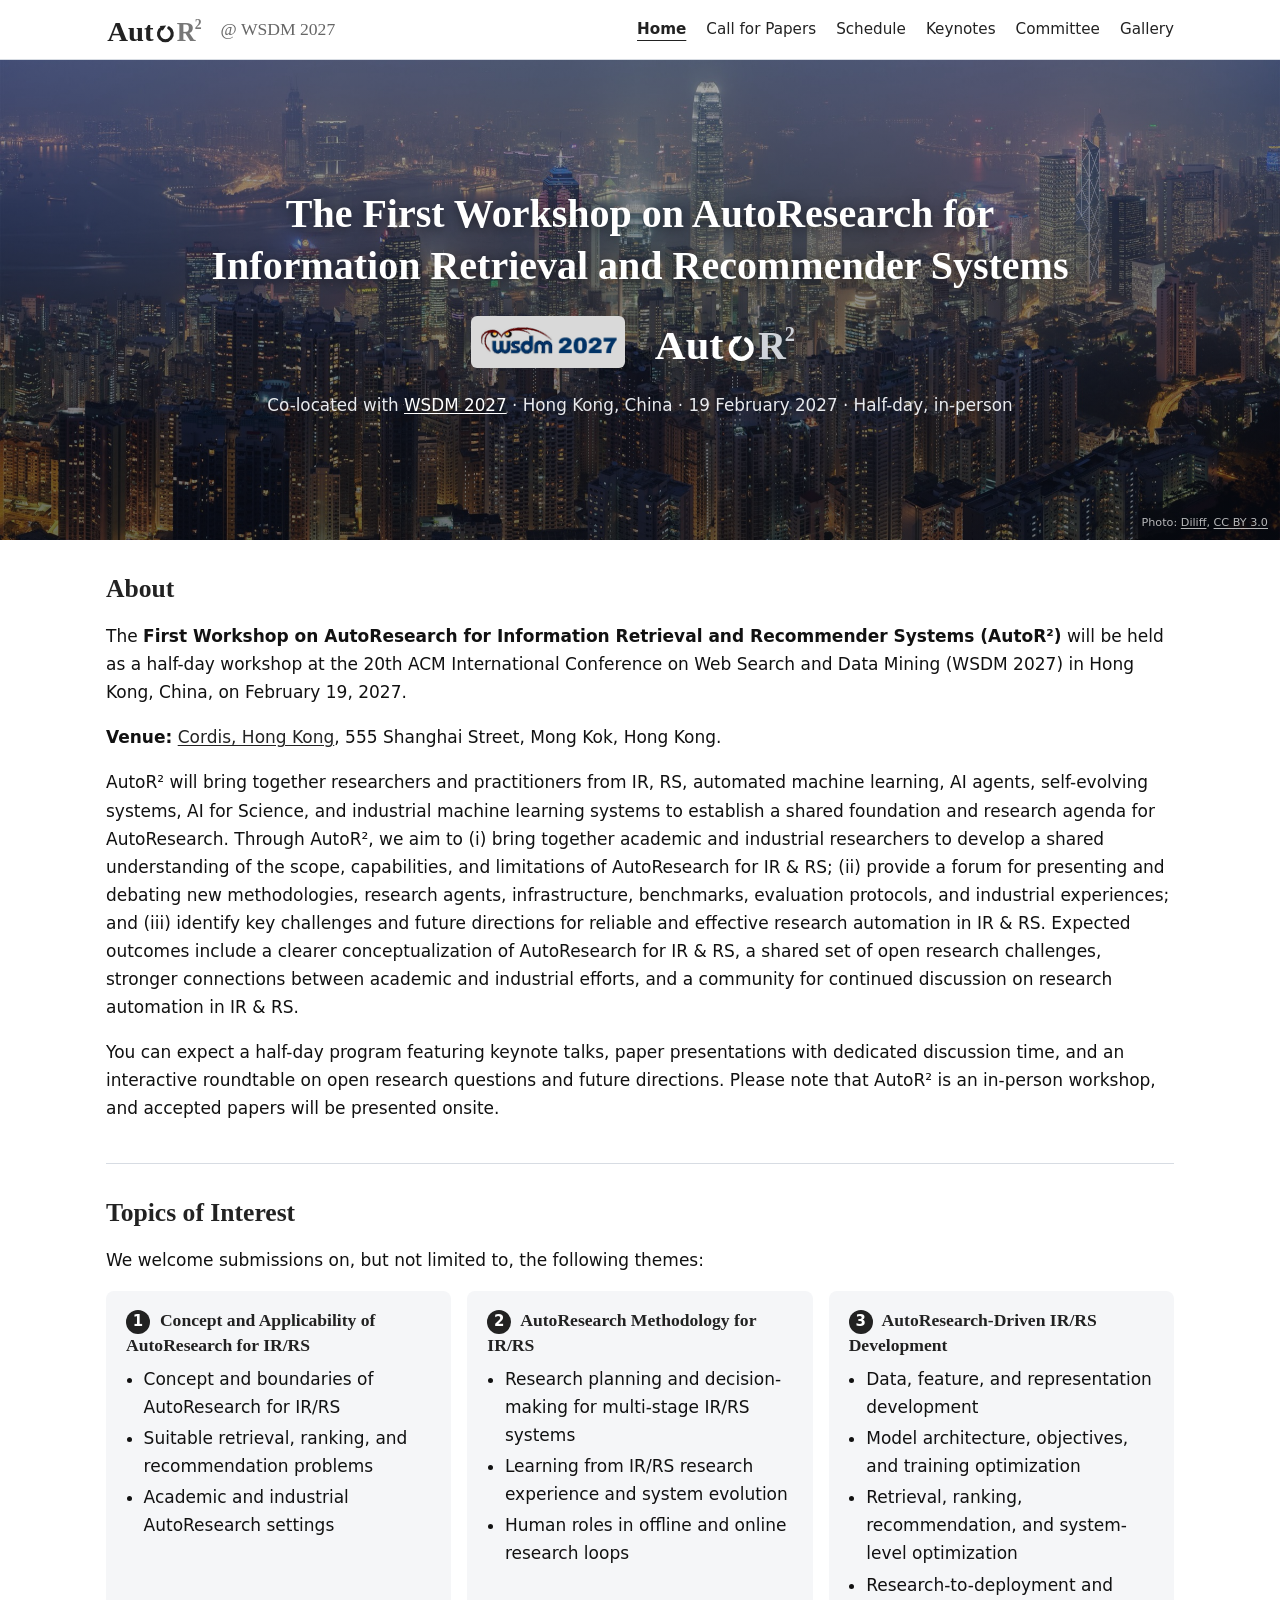
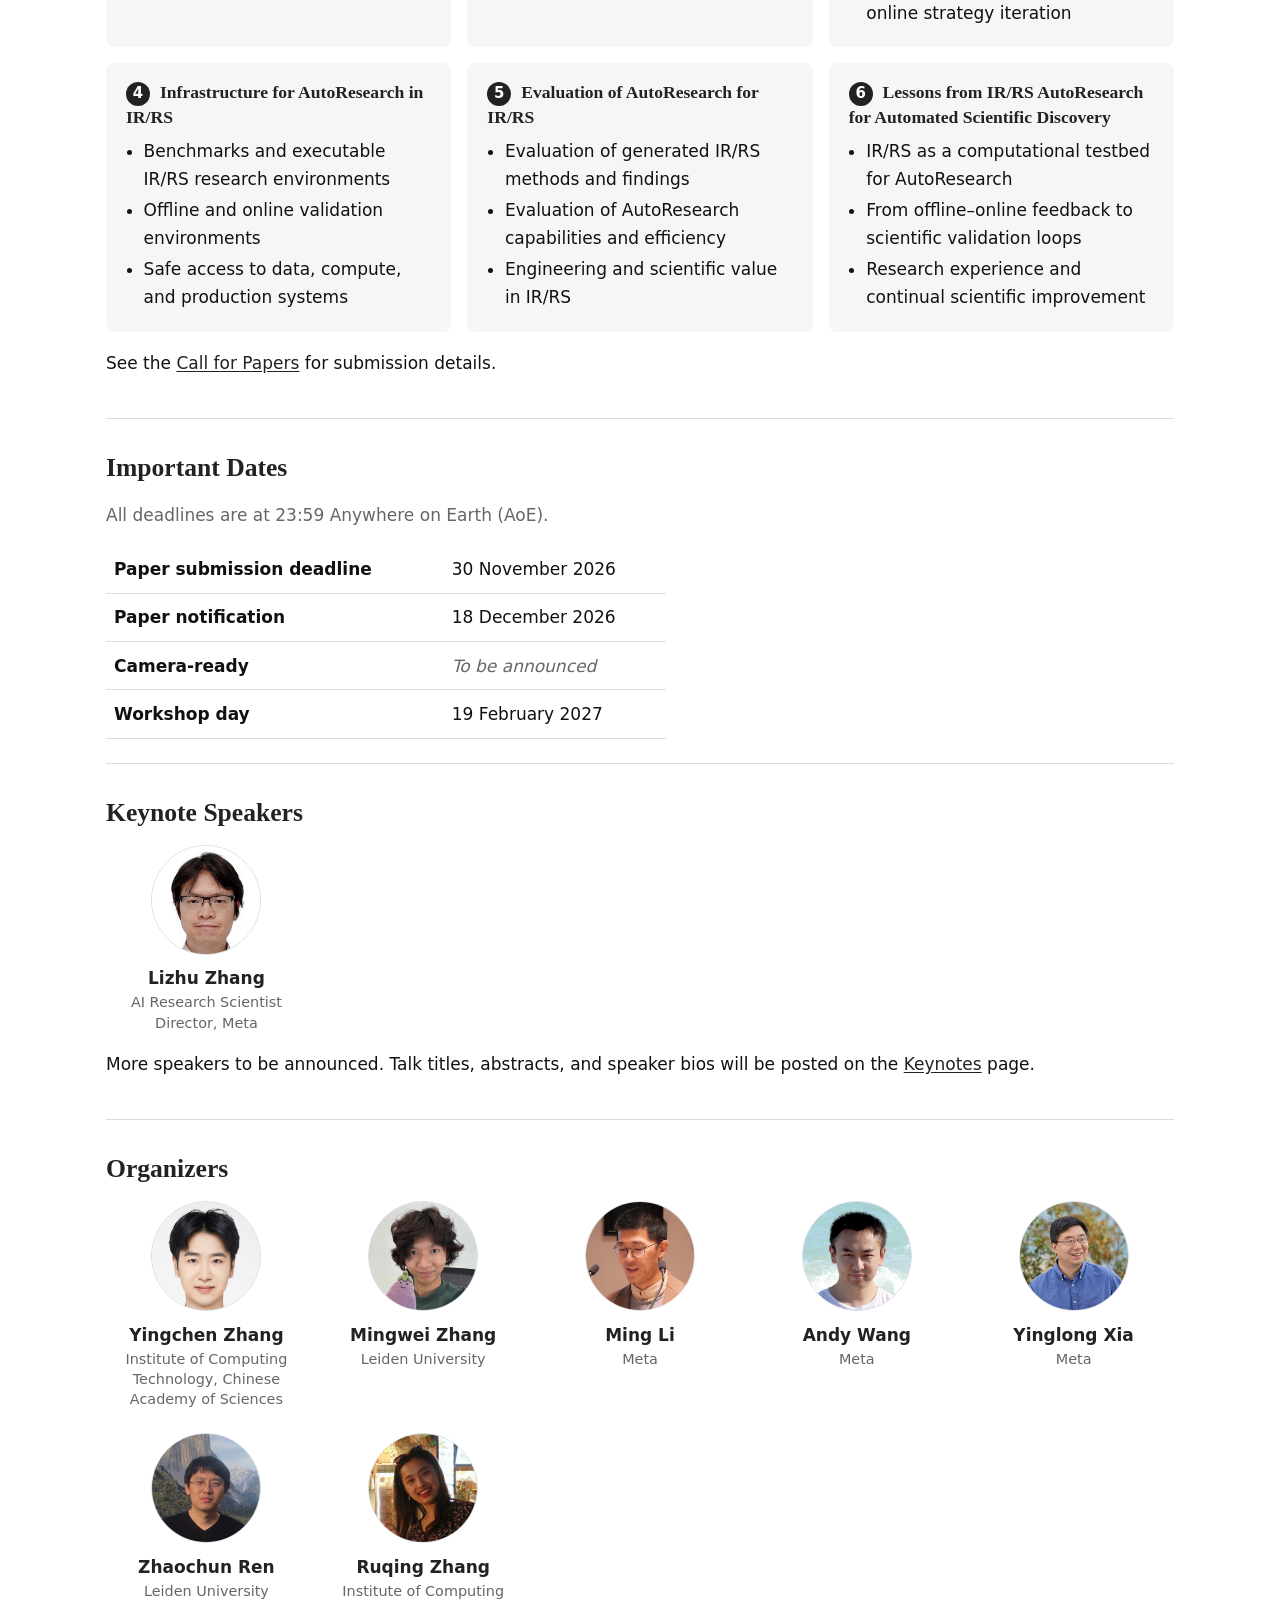
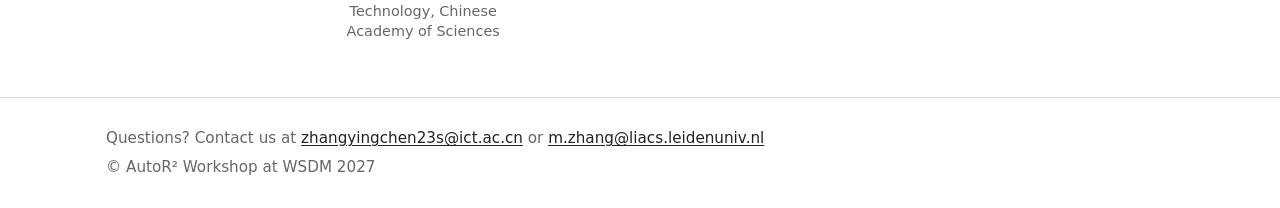
<file: index.html>
<!doctype html>
<html lang="en">

<head>
  <meta charset="utf-8">
  <meta name="viewport" content="width=device-width, initial-scale=1">
  <title>AutoR² @ WSDM 2027</title>
  <meta name="description"
    content="The First Workshop on AutoResearch for Information Retrieval and Recommender Systems, co-located with WSDM 2027 in Hong Kong.">
  <meta property="og:type" content="website">
  <meta property="og:site_name" content="AutoR² @ WSDM 2027">
  <meta property="og:title" content="AutoR² @ WSDM 2027">
  <meta property="og:description" content="The First Workshop on AutoResearch for Information Retrieval and Recommender Systems, co-located with WSDM 2027 in Hong Kong. Submission deadline: 30 November 2026 (AoE).">
  <meta property="og:url" content="https://autor2-workshop.github.io/WSDM2027/">
  <meta property="og:image" content="https://autor2-workshop.github.io/WSDM2027/assets/img/social-card.jpg">
  <meta property="og:image:width" content="1200">
  <meta property="og:image:height" content="630">
  <meta property="og:image:alt" content="AutoR² workshop at WSDM 2027, Hong Kong. Call for papers, deadline 30 November 2026.">
  <meta name="twitter:card" content="summary_large_image">
  <link rel="icon" type="image/svg+xml" href="assets/favicon.svg">
  <link rel="stylesheet" href="assets/style.css">
</head>

<body>

  <header class="site-header">
    <div class="container header-inner">
      <a class="brand" href="index.html"><img src="assets/logo.svg" alt="AutoR²" width="105" height="35"> <span>@ WSDM 2027</span></a>
      <nav class="main-nav" aria-label="Main menu">
        <a href="index.html" aria-current="page">Home</a>
        <a href="cfp.html">Call for Papers</a>
        <a href="schedule.html">Schedule</a>
        <a href="keynotes.html">Keynotes</a>
        <a href="committee.html">Committee</a>
        <a href="gallery.html">Gallery</a>
      </nav>
    </div>
  </header>

  <section class="hero-banner">
    <div class="container">
      <h1>The First Workshop on AutoResearch for Information Retrieval and Recommender Systems</h1>
      <div class="hero-logos">
        <a href="https://www.wsdm-conference.org/2027/"><img class="wsdm-logo" src="assets/img/wsdm2027-logo.png" alt="WSDM 2027"></a>
        <img class="autor2-logo" src="assets/logo-white.svg" alt="AutoR²">
      </div>
      <p class="meta">
        Co-located with <a href="https://www.wsdm-conference.org/2027/">WSDM 2027</a>
        · Hong Kong, China
        · 19 February 2027
        · Half-day, in-person
      </p>
    </div>
    <p class="photo-credit">Photo: <a href="https://commons.wikimedia.org/wiki/File:Hong_Kong_Skyline_Restitch_-_Dec_2007.jpg">Diliff</a>,
      <a href="https://creativecommons.org/licenses/by/3.0/">CC BY 3.0</a></p>
  </section>

  <main class="container">

    <section id="about">
      <h2>About</h2>
      <p>
        The <strong>First Workshop on AutoResearch for Information Retrieval and Recommender Systems (AutoR²)</strong>
        will be held as a half-day workshop at the 20th ACM International Conference on Web Search and Data Mining
        (WSDM 2027) in Hong Kong, China, on February 19, 2027.
      </p>
      <p>
        <strong>Venue:</strong> <a href="https://www.wsdm-conference.org/2027/travel-venue.html">Cordis, Hong Kong</a>,
        555 Shanghai Street, Mong Kok, Hong Kong.
      </p>
      <p>
        AutoR² will bring together researchers and practitioners from IR, RS, automated machine learning, AI agents,
        self-evolving systems, AI for Science, and industrial machine learning systems to
        establish a shared foundation and research agenda for AutoResearch.
        Through AutoR², we aim to
        (i) bring together academic and industrial researchers to develop
        a shared understanding of the scope, capabilities, and limitations of AutoResearch for IR & RS;
        (ii) provide a forum for presenting and debating new methodologies, research agents, infrastructure,
        benchmarks, evaluation protocols, and industrial experiences;
        and
        (iii) identify key challenges and future directions for reliable and effective research automation in IR & RS.
        Expected outcomes include a clearer conceptualization of AutoResearch for IR & RS, a shared set of
        open research challenges, stronger connections between academic and industrial efforts,
        and a community for continued discussion on research automation in IR & RS.
      </p>
      <p>
        You can expect a half-day program featuring keynote talks, paper presentations with dedicated discussion time,
        and an interactive roundtable on open research questions and future directions.
        Please note that AutoR² is an in-person workshop, and accepted papers will be presented onsite.
      </p>
    </section>

    <section id="topics">
      <h2>Topics of Interest</h2>
      <p>We welcome submissions on, but not limited to, the following themes:</p>

      <div class="topic-grid">
        <div class="topic">
          <h3><span class="num">1</span> Concept and Applicability of AutoResearch for IR/RS</h3>
          <ul>
            <li>Concept and boundaries of AutoResearch for IR/RS</li>
            <li>Suitable retrieval, ranking, and recommendation problems</li>
            <li>Academic and industrial AutoResearch settings</li>
          </ul>
        </div>
        <div class="topic">
          <h3><span class="num">2</span> AutoResearch Methodology for IR/RS</h3>
          <ul>
            <li>Research planning and decision-making for multi-stage IR/RS systems</li>
            <li>Learning from IR/RS research experience and system evolution</li>
            <li>Human roles in offline and online research loops</li>
          </ul>
        </div>
        <div class="topic">
          <h3><span class="num">3</span> AutoResearch-Driven IR/RS Development</h3>
          <ul>
            <li>Data, feature, and representation development</li>
            <li>Model architecture, objectives, and training optimization</li>
            <li>Retrieval, ranking, recommendation, and system-level optimization</li>
            <li>Research-to-deployment and online strategy iteration</li>
          </ul>
        </div>
        <div class="topic">
          <h3><span class="num">4</span> Infrastructure for AutoResearch in IR/RS</h3>
          <ul>
            <li>Benchmarks and executable IR/RS research environments</li>
            <li>Offline and online validation environments</li>
            <li>Safe access to data, compute, and production systems</li>
          </ul>
        </div>
        <div class="topic">
          <h3><span class="num">5</span> Evaluation of AutoResearch for IR/RS</h3>
          <ul>
            <li>Evaluation of generated IR/RS methods and findings</li>
            <li>Evaluation of AutoResearch capabilities and efficiency</li>
            <li>Engineering and scientific value in IR/RS</li>
          </ul>
        </div>
        <div class="topic">
          <h3><span class="num">6</span> Lessons from IR/RS AutoResearch for Automated Scientific Discovery</h3>
          <ul>
            <li>IR/RS as a computational testbed for AutoResearch</li>
            <li>From offline–online feedback to scientific validation loops</li>
            <li>Research experience and continual scientific improvement</li>
          </ul>
        </div>
      </div>
      <p>See the <a href="cfp.html">Call for Papers</a> for submission details.</p>
    </section>

    <section id="dates">
      <h2>Important Dates</h2>
      <p class="note">All deadlines are at 23:59 Anywhere on Earth (AoE).</p>
      <table class="dates">
        <tbody>
          <tr>
            <th scope="row">Paper submission deadline</th>
            <td>30 November 2026</td>
          </tr>
          <tr>
            <th scope="row">Paper notification</th>
            <td>18 December 2026</td>
          </tr>
          <tr>
            <th scope="row">Camera-ready</th>
            <td><span class="tba">To be announced</span></td>
          </tr>
          <tr>
            <th scope="row">Workshop day</th>
            <td>19 February 2027</td>
          </tr>
        </tbody>
      </table>
    </section>

    <section id="keynotes">
      <h2>Keynote Speakers</h2>
      <!-- keep in sync with keynotes.html -->
      <div class="people">
        <div class="person">
          <div class="avatar"><img src="assets/img/lizhu-zhang.jpg" alt="Lizhu Zhang"></div>
          <div class="name"><a href="https://www.linkedin.com/in/lizhuzhang/">Lizhu Zhang</a></div>
          <div class="aff">AI Research Scientist Director, Meta</div>
        </div>
      </div>
      <p>More speakers to be announced. Talk titles, abstracts, and speaker bios will be posted on the
        <a href="keynotes.html">Keynotes</a> page.</p>
    </section>

    <section id="organizers">
      <h2>Organizers</h2>
      <div class="people">
        <div class="person">
          <div class="avatar"><img src="assets/img/yingchen-zhang.jpg" alt="Yingchen Zhang"></div>
          <div class="name"><a href="https://www.researchgate.net/profile/Yingchen-Zhang-4">Yingchen Zhang</a></div>
          <div class="aff">Institute of Computing Technology, Chinese Academy of Sciences</div>
        </div>
        <div class="person">
          <div class="avatar"><img src="assets/img/mingwei-zhang.jpg" alt="Mingwei Zhang"></div>
          <div class="name"><a href="https://www.universiteitleiden.nl/en/staffmembers/mingwei-zhang">Mingwei Zhang</a></div>
          <div class="aff">Leiden University</div>
        </div>
        <div class="person">
          <div class="avatar"><img src="assets/img/ming-li.jpg" alt="Ming Li"></div>
          <div class="name"><a href="https://www.linkedin.com/in/ming-li7/">Ming Li</a></div>
          <div class="aff">Meta</div>
        </div>
        <div class="person">
          <div class="avatar"><img src="assets/img/andy-wang.jpg" alt="Andy Wang"></div>
          <div class="name"><a href="https://www.linkedin.com/in/andy-xiaolong-wang-0292aa27/">Andy Wang</a></div>
          <div class="aff">Meta</div>
        </div>
        <div class="person">
          <div class="avatar"><img src="assets/img/yinglong-xia.jpg" alt="Yinglong Xia"></div>
          <div class="name"><a href="https://www.linkedin.com/in/yinglongxia/">Yinglong Xia</a></div>
          <div class="aff">Meta</div>
        </div>
        <div class="person">
          <div class="avatar"><img src="assets/img/zhaochun-ren.jpg" alt="Zhaochun Ren"></div>
          <div class="name"><a href="https://renzhaochun.github.io/">Zhaochun Ren</a></div>
          <div class="aff">Leiden University</div>
        </div>
        <div class="person">
          <div class="avatar"><img src="assets/img/ruqing-zhang.jpg" alt="Ruqing Zhang"></div>
          <div class="name"><a href="https://daqingchong.github.io/">Ruqing Zhang</a></div>
          <div class="aff">Institute of Computing Technology, Chinese Academy of Sciences</div>
        </div>
      </div>
    </section>

  </main>

  <footer class="site-footer">
    <div class="container">
      <p>Questions? Contact us at <a href="mailto:zhangyingchen23s@ict.ac.cn">zhangyingchen23s@ict.ac.cn</a>
        or <a href="mailto:m.zhang@liacs.leidenuniv.nl">m.zhang@liacs.leidenuniv.nl</a></p>
      <p class="copy">© AutoR² Workshop at WSDM 2027</p>
    </div>
  </footer>

</body>

</html>
</file>
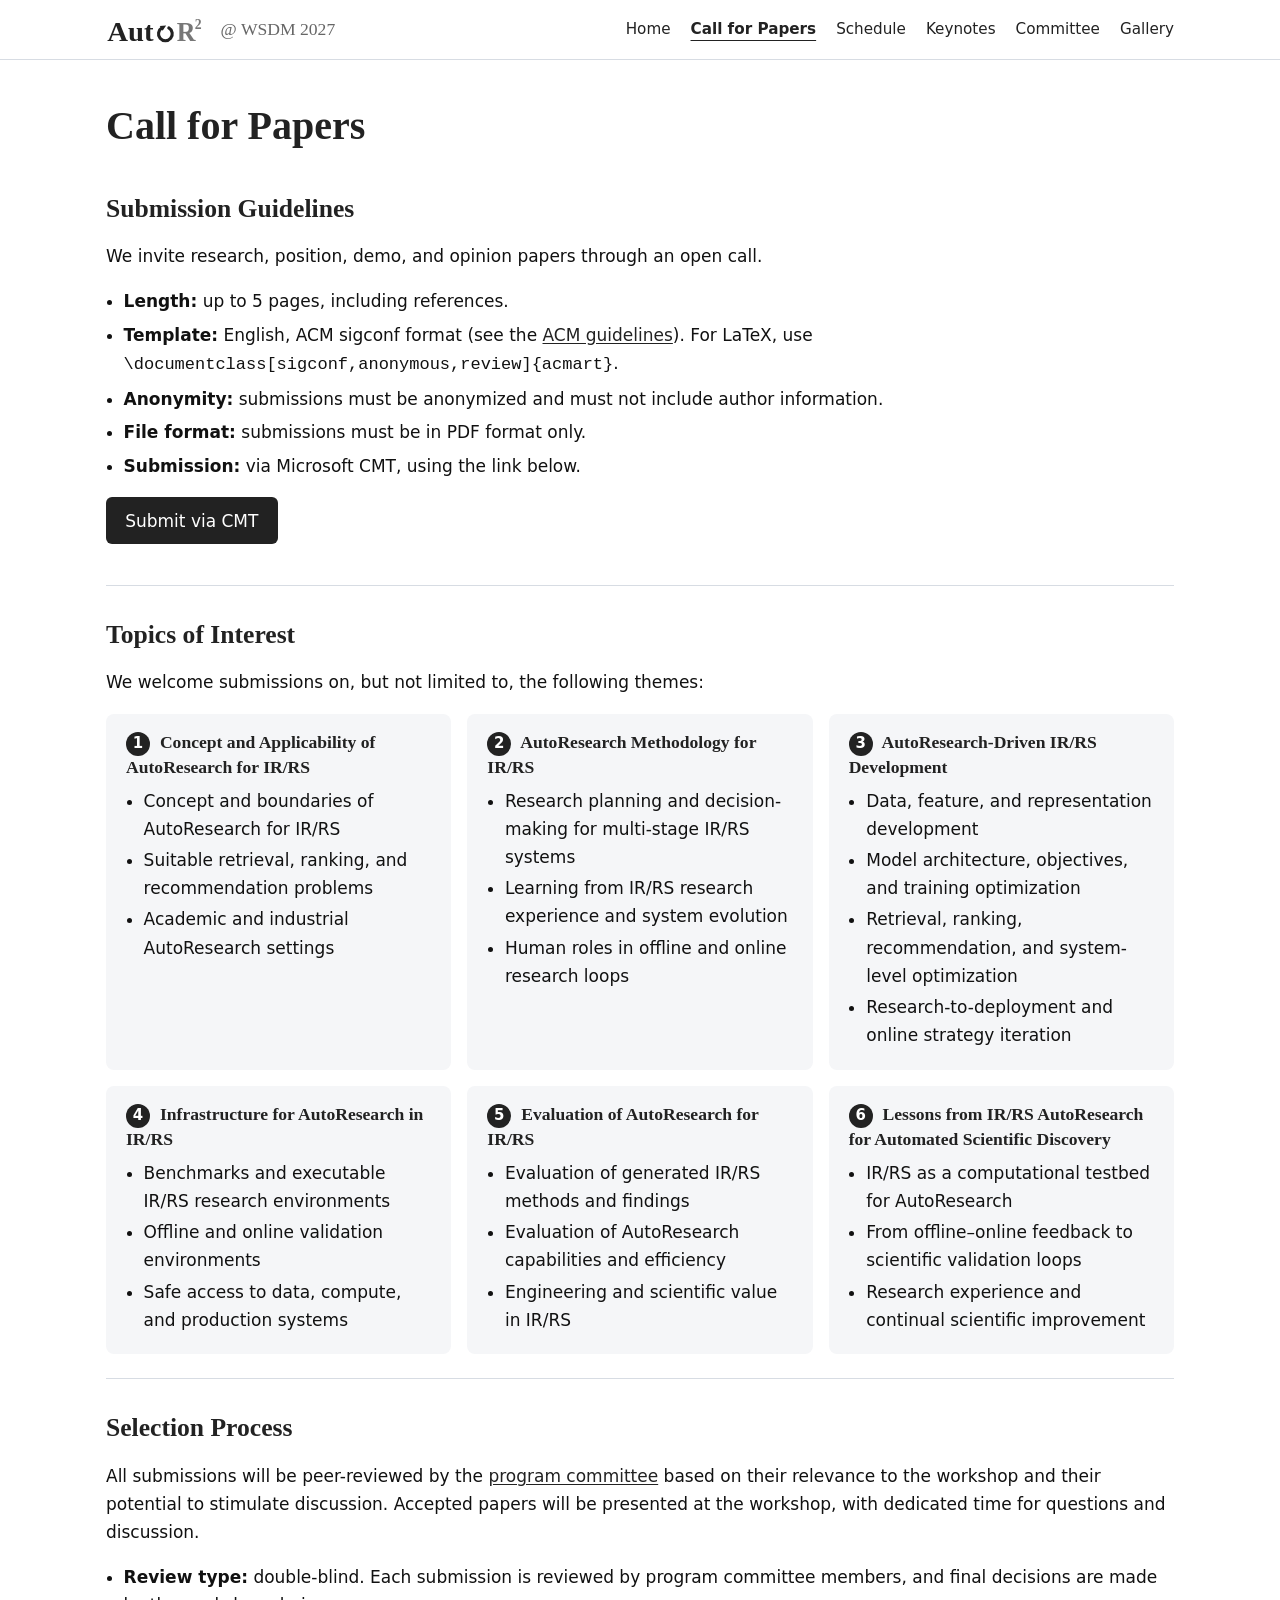
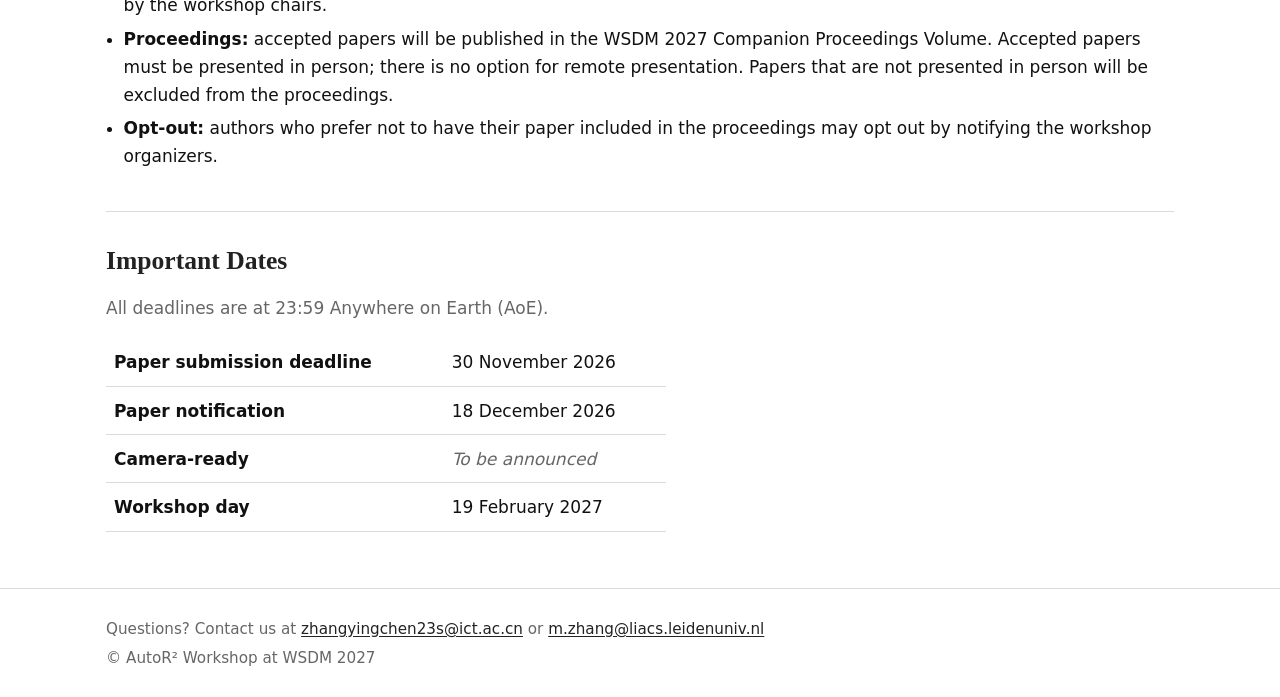
<file: cfp.html>
<!doctype html>
<html lang="en">

<head>
  <meta charset="utf-8">
  <meta name="viewport" content="width=device-width, initial-scale=1">
  <title>Call for Papers · AutoR² @ WSDM 2027</title>
  <meta property="og:type" content="website">
  <meta property="og:site_name" content="AutoR² @ WSDM 2027">
  <meta property="og:title" content="Call for Papers · AutoR² @ WSDM 2027">
  <meta property="og:description" content="The First Workshop on AutoResearch for Information Retrieval and Recommender Systems, co-located with WSDM 2027 in Hong Kong. Submission deadline: 30 November 2026 (AoE).">
  <meta property="og:url" content="https://autor2-workshop.github.io/WSDM2027/cfp.html">
  <meta property="og:image" content="https://autor2-workshop.github.io/WSDM2027/assets/img/social-card.jpg">
  <meta property="og:image:width" content="1200">
  <meta property="og:image:height" content="630">
  <meta property="og:image:alt" content="AutoR² workshop at WSDM 2027, Hong Kong. Call for papers, deadline 30 November 2026.">
  <meta name="twitter:card" content="summary_large_image">
  <link rel="icon" type="image/svg+xml" href="assets/favicon.svg">
  <link rel="stylesheet" href="assets/style.css">
</head>

<body>

  <header class="site-header">
    <div class="container header-inner">
      <a class="brand" href="index.html"><img src="assets/logo.svg" alt="AutoR²" width="105" height="35"> <span>@ WSDM 2027</span></a>
      <nav class="main-nav" aria-label="Main menu">
        <a href="index.html">Home</a>
        <a href="cfp.html" aria-current="page">Call for Papers</a>
        <a href="schedule.html">Schedule</a>
        <a href="keynotes.html">Keynotes</a>
        <a href="committee.html">Committee</a>
        <a href="gallery.html">Gallery</a>
      </nav>
    </div>
  </header>

  <main class="container">

    <h1 class="page-title">Call for Papers</h1>

    <section id="guidelines">
      <h2>Submission Guidelines</h2>
      <p>We invite research, position, demo, and opinion papers through an open call.</p>
      <ul class="facts">
        <li><strong>Length:</strong> up to 5 pages, including references.</li>
        <li><strong>Template:</strong> English, ACM sigconf format (see the
          <a href="https://www.acm.org/publications/proceedings-template">ACM guidelines</a>).
          For LaTeX, use <code>\documentclass[sigconf,anonymous,review]{acmart}</code>.</li>
        <li><strong>Anonymity:</strong> submissions must be anonymized and must not include author information.</li>
        <li><strong>File format:</strong> submissions must be in PDF format only.</li>
        <li><strong>Submission:</strong> via Microsoft CMT, using the link below.</li>
      </ul>
      <p><a class="button" href="https://cmt3.research.microsoft.com/WSDM2027/Track/11/Submission/Create">Submit via CMT</a></p>
    </section>

    <section id="topics">
      <h2>Topics of Interest</h2>
      <p>We welcome submissions on, but not limited to, the following themes:</p>
      <div class="topic-grid">
        <div class="topic">
          <h3><span class="num">1</span> Concept and Applicability of AutoResearch for IR/RS</h3>
          <ul>
            <li>Concept and boundaries of AutoResearch for IR/RS</li>
            <li>Suitable retrieval, ranking, and recommendation problems</li>
            <li>Academic and industrial AutoResearch settings</li>
          </ul>
        </div>
        <div class="topic">
          <h3><span class="num">2</span> AutoResearch Methodology for IR/RS</h3>
          <ul>
            <li>Research planning and decision-making for multi-stage IR/RS systems</li>
            <li>Learning from IR/RS research experience and system evolution</li>
            <li>Human roles in offline and online research loops</li>
          </ul>
        </div>
        <div class="topic">
          <h3><span class="num">3</span> AutoResearch-Driven IR/RS Development</h3>
          <ul>
            <li>Data, feature, and representation development</li>
            <li>Model architecture, objectives, and training optimization</li>
            <li>Retrieval, ranking, recommendation, and system-level optimization</li>
            <li>Research-to-deployment and online strategy iteration</li>
          </ul>
        </div>
        <div class="topic">
          <h3><span class="num">4</span> Infrastructure for AutoResearch in IR/RS</h3>
          <ul>
            <li>Benchmarks and executable IR/RS research environments</li>
            <li>Offline and online validation environments</li>
            <li>Safe access to data, compute, and production systems</li>
          </ul>
        </div>
        <div class="topic">
          <h3><span class="num">5</span> Evaluation of AutoResearch for IR/RS</h3>
          <ul>
            <li>Evaluation of generated IR/RS methods and findings</li>
            <li>Evaluation of AutoResearch capabilities and efficiency</li>
            <li>Engineering and scientific value in IR/RS</li>
          </ul>
        </div>
        <div class="topic">
          <h3><span class="num">6</span> Lessons from IR/RS AutoResearch for Automated Scientific Discovery</h3>
          <ul>
            <li>IR/RS as a computational testbed for AutoResearch</li>
            <li>From offline–online feedback to scientific validation loops</li>
            <li>Research experience and continual scientific improvement</li>
          </ul>
        </div>
      </div>
    </section>

    <section id="selection">
      <h2>Selection Process</h2>
      <p>
        All submissions will be peer-reviewed by the <a href="committee.html">program committee</a> based on their
        relevance to the workshop and their potential to stimulate discussion.
        Accepted papers will be presented at the workshop, with dedicated time for questions and discussion.
      </p>
      <ul class="facts">
        <li><strong>Review type:</strong> double-blind. Each submission is reviewed by program committee members,
          and final decisions are made by the workshop chairs.</li>
        <li><strong>Proceedings:</strong> accepted papers will be published in the WSDM 2027 Companion Proceedings
          Volume. Accepted papers must be presented in person; there is no option for remote presentation.
          Papers that are not presented in person will be excluded from the proceedings.</li>
        <li><strong>Opt-out:</strong> authors who prefer not to have their paper included in the proceedings may opt
          out by notifying the workshop organizers.</li>
      </ul>
    </section>

    <section id="dates">
      <h2>Important Dates</h2>
      <p class="note">All deadlines are at 23:59 Anywhere on Earth (AoE).</p>
      <table class="dates">
        <tbody>
          <tr>
            <th scope="row">Paper submission deadline</th>
            <td>30 November 2026</td>
          </tr>
          <tr>
            <th scope="row">Paper notification</th>
            <td>18 December 2026</td>
          </tr>
          <tr>
            <th scope="row">Camera-ready</th>
            <td><span class="tba">To be announced</span></td>
          </tr>
          <tr>
            <th scope="row">Workshop day</th>
            <td>19 February 2027</td>
          </tr>
        </tbody>
      </table>
    </section>

  </main>

  <footer class="site-footer">
    <div class="container">
      <p>Questions? Contact us at <a href="mailto:zhangyingchen23s@ict.ac.cn">zhangyingchen23s@ict.ac.cn</a>
        or <a href="mailto:m.zhang@liacs.leidenuniv.nl">m.zhang@liacs.leidenuniv.nl</a></p>
      <p class="copy">© AutoR² Workshop at WSDM 2027</p>
    </div>
  </footer>

</body>

</html>
</file>
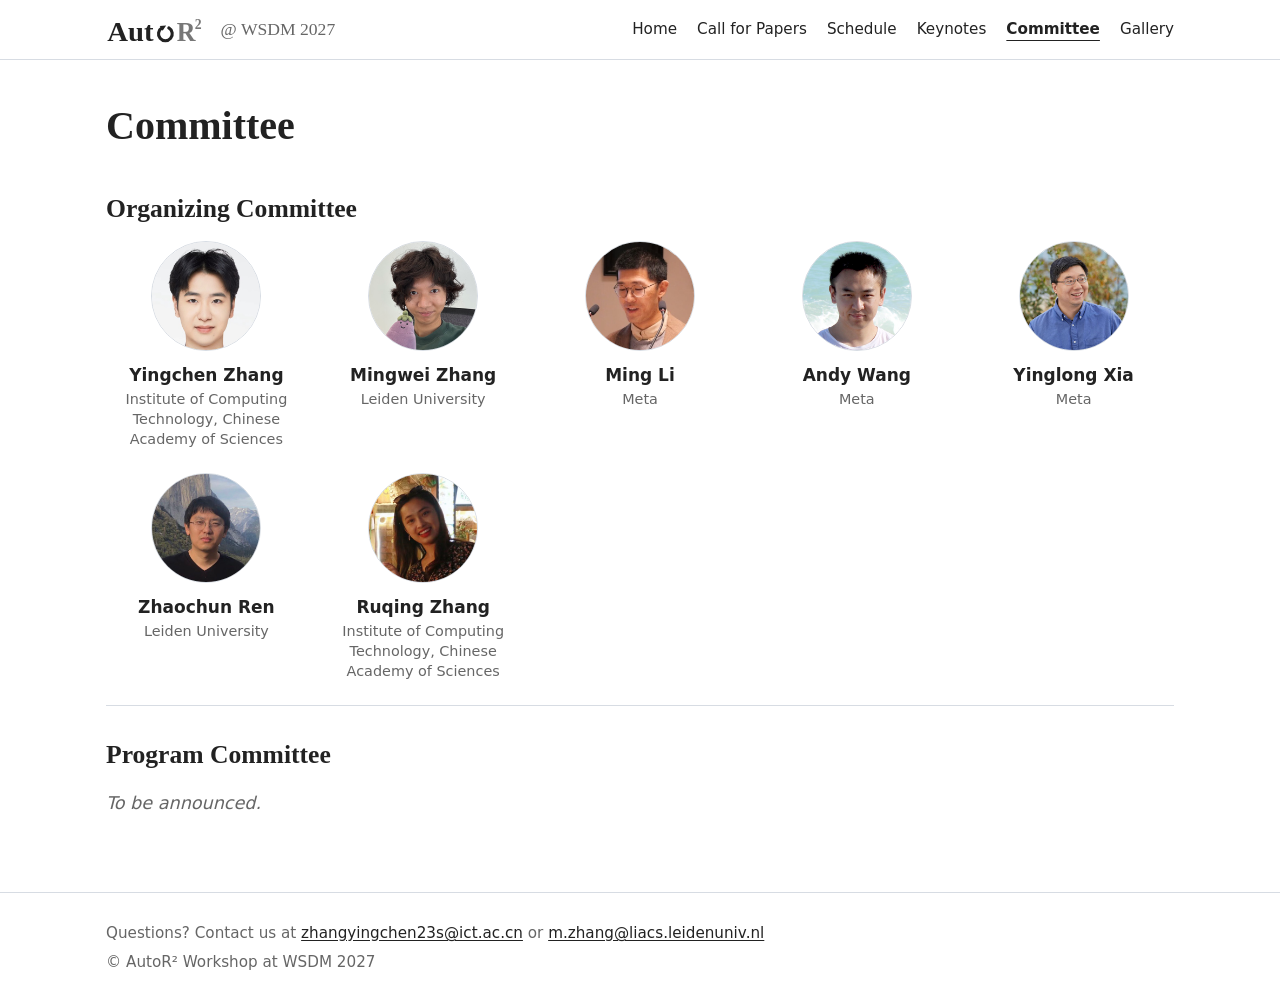
<file: committee.html>
<!doctype html>
<html lang="en">

<head>
  <meta charset="utf-8">
  <meta name="viewport" content="width=device-width, initial-scale=1">
  <title>Committee · AutoR² @ WSDM 2027</title>
  <link rel="icon" type="image/svg+xml" href="assets/favicon.svg">
  <link rel="stylesheet" href="assets/style.css">
</head>

<body>

  <header class="site-header">
    <div class="container header-inner">
      <a class="brand" href="index.html"><img src="assets/logo.svg" alt="AutoR²" width="105" height="35"> <span>@ WSDM 2027</span></a>
      <nav class="main-nav" aria-label="Main menu">
        <a href="index.html">Home</a>
        <a href="cfp.html">Call for Papers</a>
        <a href="schedule.html">Schedule</a>
        <a href="keynotes.html">Keynotes</a>
        <a href="committee.html" aria-current="page">Committee</a>
        <a href="gallery.html">Gallery</a>
      </nav>
    </div>
  </header>

  <main class="container">

    <h1 class="page-title">Committee</h1>

    <section>
      <h2>Organizing Committee</h2>
      <!-- keep in sync with index.html -->
      <div class="people">
        <div class="person">
          <div class="avatar"><img src="assets/img/yingchen-zhang.jpg" alt="Yingchen Zhang"></div>
          <div class="name"><a href="https://www.researchgate.net/profile/Yingchen-Zhang-4">Yingchen Zhang</a></div>
          <div class="aff">Institute of Computing Technology, Chinese Academy of Sciences</div>
        </div>
        <div class="person">
          <div class="avatar"><img src="assets/img/mingwei-zhang.jpg" alt="Mingwei Zhang"></div>
          <div class="name"><a href="https://www.universiteitleiden.nl/en/staffmembers/mingwei-zhang">Mingwei Zhang</a></div>
          <div class="aff">Leiden University</div>
        </div>
        <div class="person">
          <div class="avatar"><img src="assets/img/ming-li.jpg" alt="Ming Li"></div>
          <div class="name"><a href="https://www.linkedin.com/in/ming-li7/">Ming Li</a></div>
          <div class="aff">Meta</div>
        </div>
        <div class="person">
          <div class="avatar"><img src="assets/img/andy-wang.jpg" alt="Andy Wang"></div>
          <div class="name"><a href="https://www.linkedin.com/in/andy-xiaolong-wang-0292aa27/">Andy Wang</a></div>
          <div class="aff">Meta</div>
        </div>
        <div class="person">
          <div class="avatar"><img src="assets/img/yinglong-xia.jpg" alt="Yinglong Xia"></div>
          <div class="name"><a href="https://www.linkedin.com/in/yinglongxia/">Yinglong Xia</a></div>
          <div class="aff">Meta</div>
        </div>
        <div class="person">
          <div class="avatar"><img src="assets/img/zhaochun-ren.jpg" alt="Zhaochun Ren"></div>
          <div class="name"><a href="https://renzhaochun.github.io/">Zhaochun Ren</a></div>
          <div class="aff">Leiden University</div>
        </div>
        <div class="person">
          <div class="avatar"><img src="assets/img/ruqing-zhang.jpg" alt="Ruqing Zhang"></div>
          <div class="name"><a href="https://daqingchong.github.io/">Ruqing Zhang</a></div>
          <div class="aff">Institute of Computing Technology, Chinese Academy of Sciences</div>
        </div>
      </div>
    </section>

    <section>
      <h2>Program Committee</h2>
      <p class="tba-block">To be announced.</p>
    </section>

  </main>

  <footer class="site-footer">
    <div class="container">
      <p>Questions? Contact us at <a href="mailto:zhangyingchen23s@ict.ac.cn">zhangyingchen23s@ict.ac.cn</a>
        or <a href="mailto:m.zhang@liacs.leidenuniv.nl">m.zhang@liacs.leidenuniv.nl</a></p>
      <p class="copy">© AutoR² Workshop at WSDM 2027</p>
    </div>
  </footer>

</body>

</html>
</file>
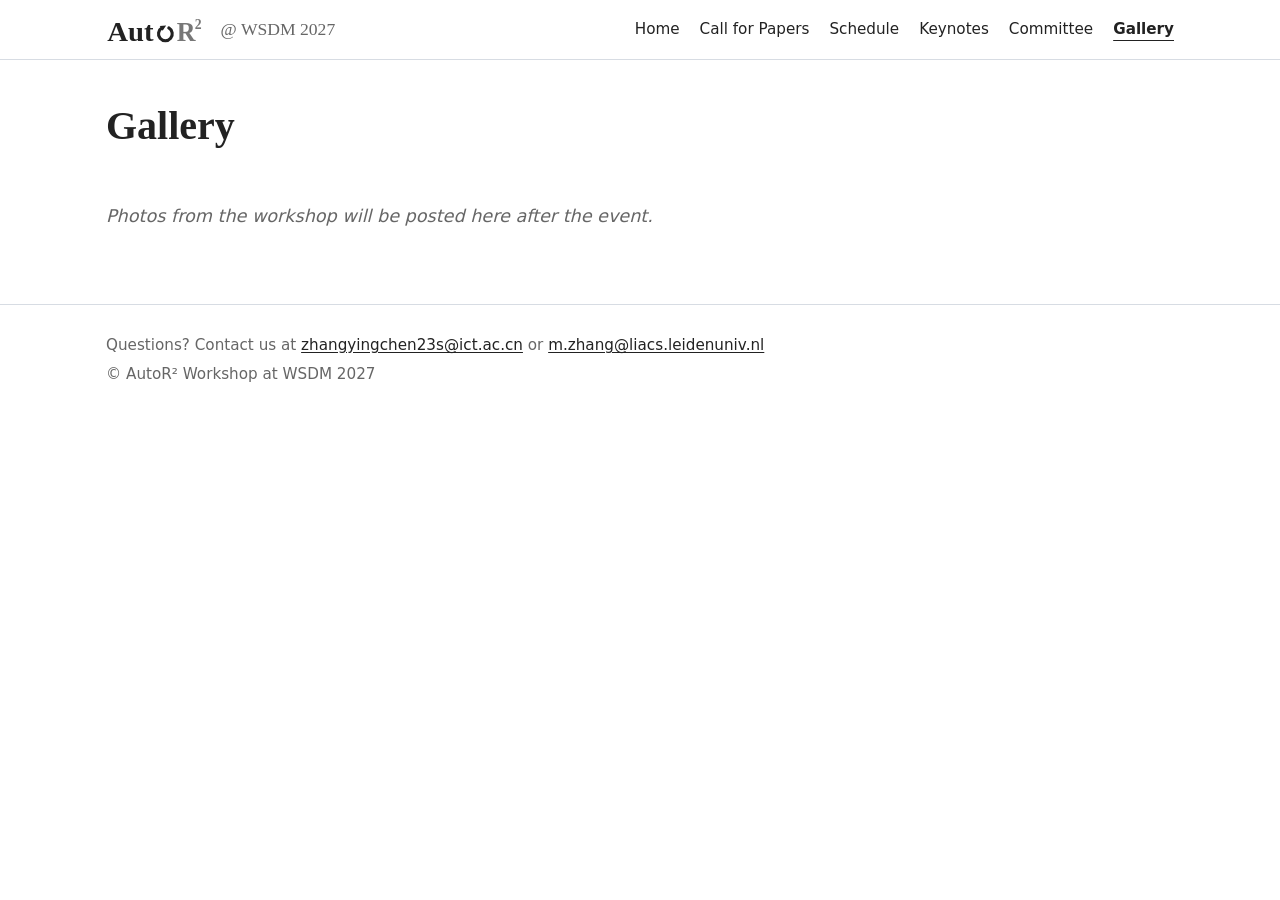
<file: gallery.html>
<!doctype html>
<html lang="en">

<head>
  <meta charset="utf-8">
  <meta name="viewport" content="width=device-width, initial-scale=1">
  <title>Gallery · AutoR² @ WSDM 2027</title>
  <link rel="icon" type="image/svg+xml" href="assets/favicon.svg">
  <link rel="stylesheet" href="assets/style.css">
</head>

<body>

  <header class="site-header">
    <div class="container header-inner">
      <a class="brand" href="index.html"><img src="assets/logo.svg" alt="AutoR²" width="105" height="35"> <span>@ WSDM 2027</span></a>
      <nav class="main-nav" aria-label="Main menu">
        <a href="index.html">Home</a>
        <a href="cfp.html">Call for Papers</a>
        <a href="schedule.html">Schedule</a>
        <a href="keynotes.html">Keynotes</a>
        <a href="committee.html">Committee</a>
        <a href="gallery.html" aria-current="page">Gallery</a>
      </nav>
    </div>
  </header>

  <main class="container">

    <h1 class="page-title">Gallery</h1>

    <section>
      <p class="tba-block">Photos from the workshop will be posted here after the event.</p>
    </section>

  </main>

  <footer class="site-footer">
    <div class="container">
      <p>Questions? Contact us at <a href="mailto:zhangyingchen23s@ict.ac.cn">zhangyingchen23s@ict.ac.cn</a>
        or <a href="mailto:m.zhang@liacs.leidenuniv.nl">m.zhang@liacs.leidenuniv.nl</a></p>
      <p class="copy">© AutoR² Workshop at WSDM 2027</p>
    </div>
  </footer>

</body>

</html>
</file>
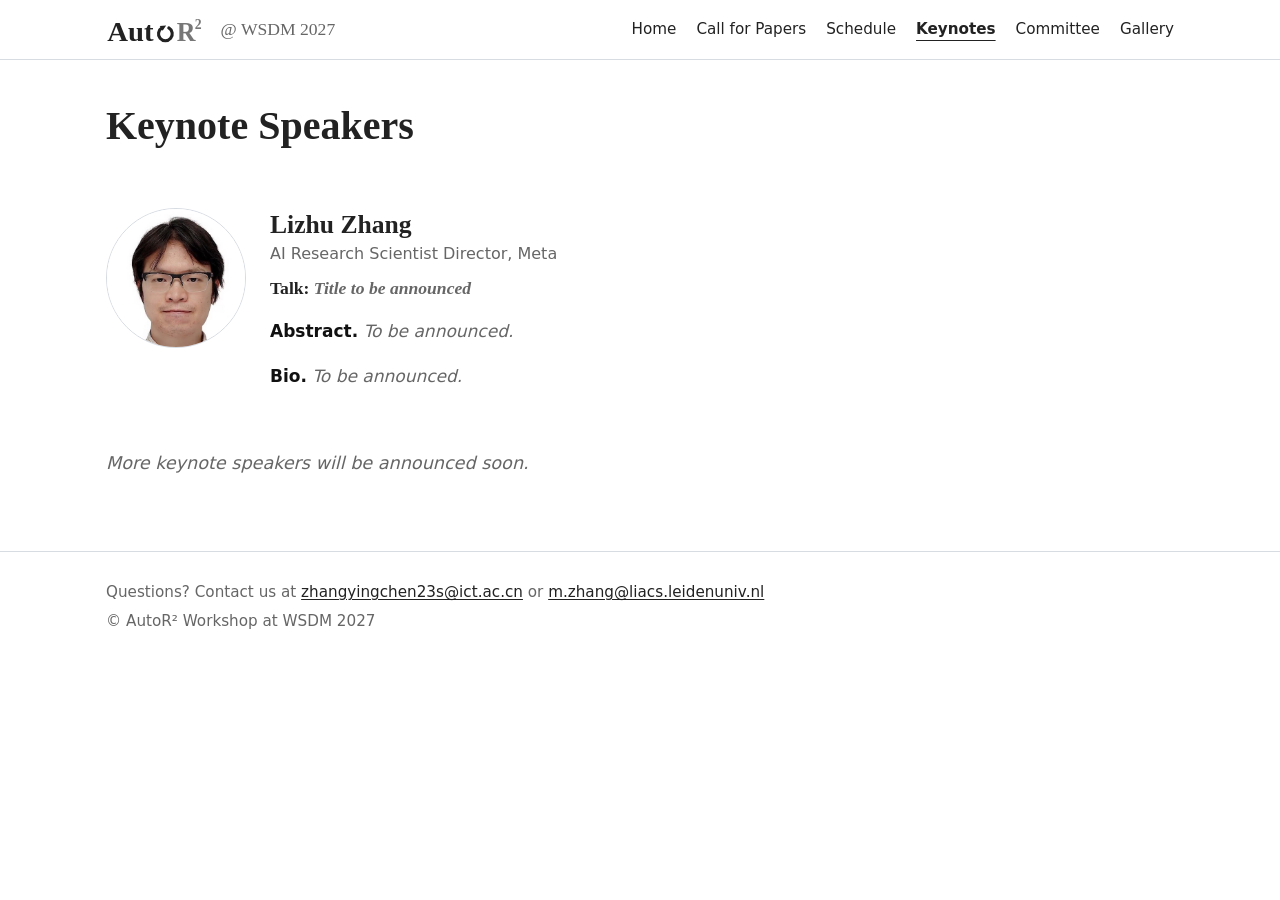
<file: keynotes.html>
<!doctype html>
<html lang="en">

<head>
  <meta charset="utf-8">
  <meta name="viewport" content="width=device-width, initial-scale=1">
  <title>Keynotes · AutoR² @ WSDM 2027</title>
  <link rel="icon" type="image/svg+xml" href="assets/favicon.svg">
  <link rel="stylesheet" href="assets/style.css">
</head>

<body>

  <header class="site-header">
    <div class="container header-inner">
      <a class="brand" href="index.html"><img src="assets/logo.svg" alt="AutoR²" width="105" height="35"> <span>@ WSDM 2027</span></a>
      <nav class="main-nav" aria-label="Main menu">
        <a href="index.html">Home</a>
        <a href="cfp.html">Call for Papers</a>
        <a href="schedule.html">Schedule</a>
        <a href="keynotes.html" aria-current="page">Keynotes</a>
        <a href="committee.html">Committee</a>
        <a href="gallery.html">Gallery</a>
      </nav>
    </div>
  </header>

  <main class="container">

    <h1 class="page-title">Keynote Speakers</h1>

    <section>
      <!-- TODO: talk title, abstract, bio -->
      <article class="keynote">
        <div class="avatar"><img src="assets/img/lizhu-zhang.jpg" alt="Lizhu Zhang"></div>
        <div class="keynote-body">
          <h2><a href="https://www.linkedin.com/in/lizhuzhang/">Lizhu Zhang</a></h2>
          <p class="aff">AI Research Scientist Director, Meta</p>
          <h3>Talk: <span class="tba">Title to be announced</span></h3>
          <p><strong>Abstract.</strong> <span class="tba">To be announced.</span></p>
          <p><strong>Bio.</strong> <span class="tba">To be announced.</span></p>
        </div>
      </article>

      <p class="tba-block">More keynote speakers will be announced soon.</p>

      <!--
        Template for one speaker. Copy this block for each confirmed speaker.
        Photo goes in assets/img/ (square, at least 300px wide).

      <article class="keynote">
        <div class="avatar"><img src="assets/img/firstname-lastname.jpg" alt="Firstname Lastname"></div>
        <div class="keynote-body">
          <h2><a href="SPEAKER_HOMEPAGE">Firstname Lastname</a></h2>
          <p class="aff">Affiliation</p>
          <h3>Talk: Talk title</h3>
          <p><strong>Abstract.</strong> Talk abstract.</p>
          <p><strong>Bio.</strong> Speaker bio.</p>
        </div>
      </article>
      -->
    </section>

  </main>

  <footer class="site-footer">
    <div class="container">
      <p>Questions? Contact us at <a href="mailto:zhangyingchen23s@ict.ac.cn">zhangyingchen23s@ict.ac.cn</a>
        or <a href="mailto:m.zhang@liacs.leidenuniv.nl">m.zhang@liacs.leidenuniv.nl</a></p>
      <p class="copy">© AutoR² Workshop at WSDM 2027</p>
    </div>
  </footer>

</body>

</html>
</file>
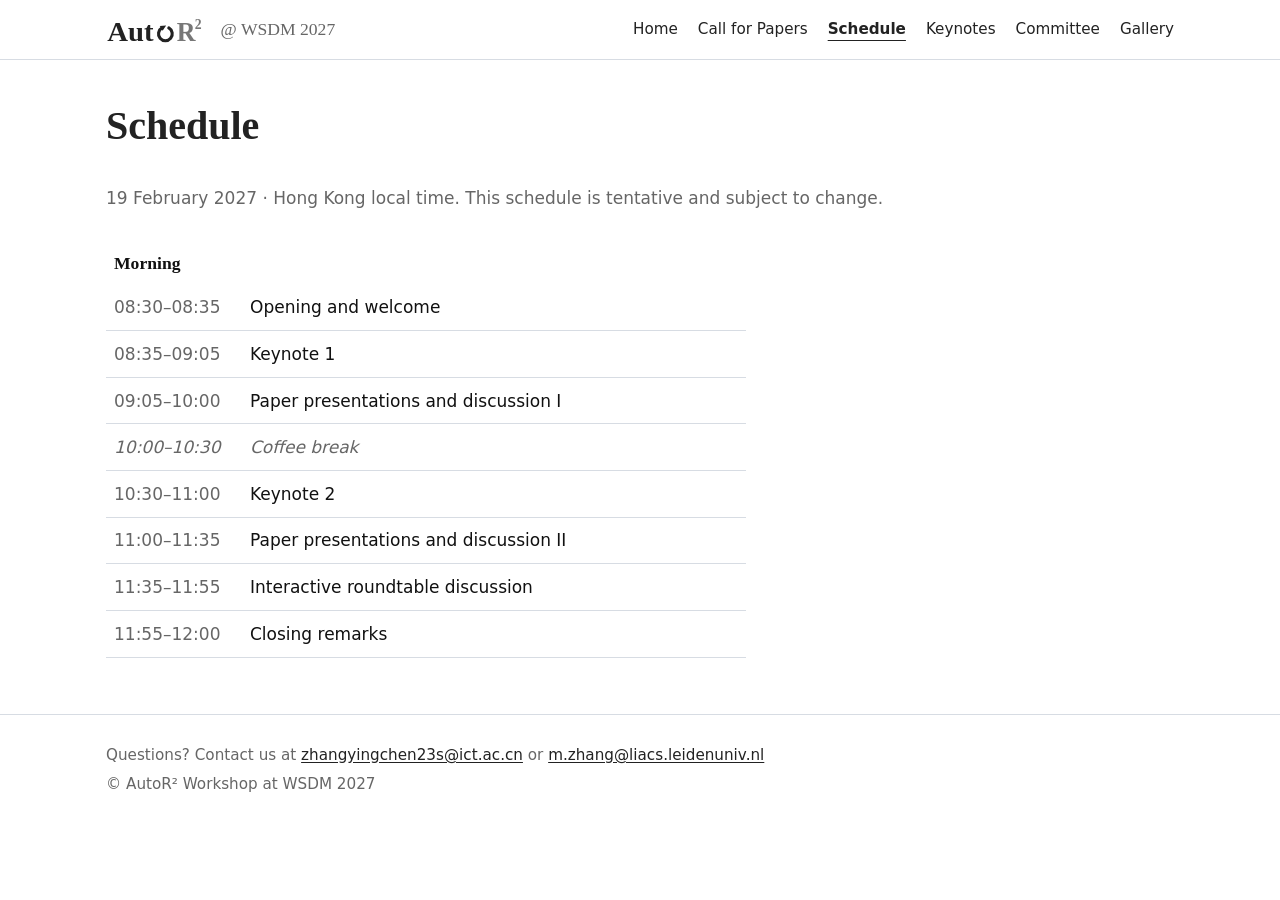
<file: schedule.html>
<!doctype html>
<html lang="en">

<head>
  <meta charset="utf-8">
  <meta name="viewport" content="width=device-width, initial-scale=1">
  <title>Schedule · AutoR² @ WSDM 2027</title>
  <link rel="icon" type="image/svg+xml" href="assets/favicon.svg">
  <link rel="stylesheet" href="assets/style.css">
</head>

<body>

  <header class="site-header">
    <div class="container header-inner">
      <a class="brand" href="index.html"><img src="assets/logo.svg" alt="AutoR²" width="105" height="35"> <span>@ WSDM 2027</span></a>
      <nav class="main-nav" aria-label="Main menu">
        <a href="index.html">Home</a>
        <a href="cfp.html">Call for Papers</a>
        <a href="schedule.html" aria-current="page">Schedule</a>
        <a href="keynotes.html">Keynotes</a>
        <a href="committee.html">Committee</a>
        <a href="gallery.html">Gallery</a>
      </nav>
    </div>
  </header>

  <main class="container">

    <h1 class="page-title">Schedule</h1>

    <section>
      <p class="note">19 February 2027 · Hong Kong local time. This schedule is tentative and subject to change.</p>
      <table class="schedule">
        <tbody>
          <tr class="part"><th colspan="2">Morning</th></tr>
          <tr><td>08:30–08:35</td><td>Opening and welcome</td></tr>
          <tr><td>08:35–09:05</td><td>Keynote 1</td></tr>
          <tr><td>09:05–10:00</td><td>Paper presentations and discussion I</td></tr>
          <tr class="break"><td>10:00–10:30</td><td>Coffee break</td></tr>
          <tr><td>10:30–11:00</td><td>Keynote 2</td></tr>
          <tr><td>11:00–11:35</td><td>Paper presentations and discussion II</td></tr>
          <tr><td>11:35–11:55</td><td>Interactive roundtable discussion</td></tr>
          <tr><td>11:55–12:00</td><td>Closing remarks</td></tr>
        </tbody>
      </table>
    </section>

  </main>

  <footer class="site-footer">
    <div class="container">
      <p>Questions? Contact us at <a href="mailto:zhangyingchen23s@ict.ac.cn">zhangyingchen23s@ict.ac.cn</a>
        or <a href="mailto:m.zhang@liacs.leidenuniv.nl">m.zhang@liacs.leidenuniv.nl</a></p>
      <p class="copy">© AutoR² Workshop at WSDM 2027</p>
    </div>
  </footer>

</body>

</html>
</file>
<file: assets/style.css>
/* Minimal monochrome style, modeled on the VulGen'26 workshop site */

:root {
  --text: #111;
  --heading: #222;
  --meta: #666;
  --border: #d7dce3;
  --backdrop: #f5f6f8;
  --link: #222;
  --link-hover: #777;
  --todo-bg: #fff8e1;
  --todo-border: #e0b84c;
  --max-width: 1100px;
  --ff-body: system-ui, -apple-system, "Segoe UI", Roboto, "Helvetica Neue", Arial, sans-serif;
  --ff-headings: Charter, "Bitstream Charter", "Sitka Text", Cambria, Georgia, serif;
}

*, *::before, *::after { box-sizing: border-box; }

html { scroll-behavior: smooth; scroll-padding-top: 5rem; }

body {
  margin: 0;
  background: #fff;
  color: var(--text);
  font-family: var(--ff-body);
  font-size: 17px;
  line-height: 1.65;
}

a { color: var(--link); text-underline-offset: 2px; }
a:hover { color: var(--link-hover); }

.container {
  max-width: var(--max-width);
  margin: 0 auto;
  padding: 0 16px;
}

/* Header */
.site-header {
  position: sticky;
  top: 0;
  z-index: 10;
  background: #fff;
  border-bottom: 1px solid var(--border);
}
.header-inner {
  display: flex;
  flex-wrap: wrap;
  align-items: center;
  justify-content: space-between;
  gap: 0.25rem 1.5rem;
  padding-top: 0.75rem;
  padding-bottom: 0.75rem;
}
.brand {
  display: flex;
  align-items: center;
  gap: 0.6rem;
  font-family: var(--ff-headings);
  font-weight: 700;
  font-size: 1.1rem;
  text-decoration: none;
}
.brand img { display: block; height: 35px; width: auto; }
.brand span { color: var(--meta); font-weight: 400; }
.main-nav {
  display: flex;
  gap: 1.25rem;
  overflow-x: auto;
  max-width: 100%;
  font-size: 0.95rem;
}
.main-nav a { text-decoration: none; white-space: nowrap; }
.main-nav a:hover { text-decoration: underline; }
.main-nav a[aria-current="page"] { font-weight: 700; text-decoration: underline; text-underline-offset: 6px; }

/* Content */
main section { padding: 1.5rem 0; }
main section + section { border-top: 1px solid var(--border); }

h1, h2, h3 { font-family: var(--ff-headings); color: var(--heading); line-height: 1.3; }
h1 { font-size: clamp(1.7rem, 4vw, 2.5rem); margin: 0 0 0.75rem; }
h2 { font-size: 1.6rem; margin: 0.5rem 0 1rem; }
h3 { font-size: 1.1rem; margin: 0 0 0.5rem; }

.hero { padding: 3rem 0 2rem; }
.hero .meta { color: var(--meta); font-size: 1.05rem; margin: 0; }

/* Home banner: Hong Kong photo with title and logos */
.hero-banner {
  position: relative;
  display: flex;
  align-items: center;
  min-height: 480px;
  padding: 4rem 0 3.5rem;
  background: #1b2333 url("img/hero-hong-kong.jpg") center 40% / cover no-repeat;
  color: #fff;
  text-align: center;
}
.hero-banner::before {
  content: "";
  position: absolute;
  inset: 0;
  background: linear-gradient(rgba(10, 14, 24, 0.35), rgba(10, 14, 24, 0.6));
}
.hero-banner .container { position: relative; width: 100%; }
.hero-banner h1 {
  color: #fff;
  max-width: 900px;
  margin: 0 auto 1.5rem;
  text-shadow: 0 2px 12px rgba(0, 0, 0, 0.5);
}
.hero-logos {
  display: flex;
  flex-wrap: wrap;
  justify-content: center;
  align-items: center;
  gap: 1rem 1.75rem;
  margin-bottom: 1.5rem;
}
.hero-logos img { display: block; height: 52px; width: auto; }
.hero-logos .wsdm-logo { border-radius: 6px; }
.hero-banner .meta { color: #e8eaee; font-size: 1.05rem; margin: 0; }
.hero-banner a { color: #fff; }
.hero-banner a:hover { color: #cfd3da; }
.photo-credit {
  position: absolute;
  right: 12px;
  bottom: 8px;
  margin: 0;
  font-size: 0.7rem;
  color: rgba(255, 255, 255, 0.7);
}
.photo-credit a { color: inherit; }

.note { color: var(--meta); margin-top: 0; }

/* Placeholders for text the organizers will write */
.todo {
  background: var(--todo-bg);
  border: 2px dashed var(--todo-border);
  border-radius: 6px;
  padding: 1rem 1.25rem;
  margin: 0 0 1rem;
  color: #6b5200;
}
.tba { color: var(--meta); font-style: italic; }
.tba-block { color: var(--meta); font-style: italic; font-size: 1.1rem; }

/* Topics */
.topic-grid {
  display: grid;
  grid-template-columns: repeat(auto-fill, minmax(300px, 1fr));
  gap: 1rem;
}
.topic {
  background: var(--backdrop);
  border-radius: 8px;
  padding: 1.1rem 1.25rem;
}
.topic ul { margin: 0; padding-left: 1.1rem; }
.topic li { margin: 0.2rem 0; }
.num {
  display: inline-block;
  width: 1.6em;
  height: 1.6em;
  line-height: 1.6em;
  text-align: center;
  border-radius: 50%;
  background: var(--heading);
  color: #fff;
  font-family: var(--ff-body);
  font-size: 0.85em;
  margin-right: 0.35rem;
}

/* CFP */
.facts { padding-left: 1.1rem; }
.facts li { margin: 0.35rem 0; }
.button {
  display: inline-block;
  padding: 0.6rem 1.2rem;
  border-radius: 6px;
  background: var(--heading);
  color: #fff;
  text-decoration: none;
}
.button:hover { background: var(--link-hover); color: #fff; }
.button.disabled { background: #bbb; cursor: not-allowed; }

/* Dates */
.dates { border-collapse: collapse; width: 100%; max-width: 560px; }
.dates th, .dates td { text-align: left; padding: 0.6rem 0.5rem; border-bottom: 1px solid var(--border); }
.dates th { font-weight: 600; }
.dates td { white-space: nowrap; }

/* Sub-pages */
.page-title { margin: 2.5rem 0 0.5rem; }

/* Schedule */
.schedule { border-collapse: collapse; width: 100%; max-width: 640px; }
.schedule td { padding: 0.55rem 0.5rem; border-bottom: 1px solid var(--border); vertical-align: top; }
.schedule td:first-child { white-space: nowrap; font-variant-numeric: tabular-nums; width: 8.5rem; color: var(--meta); }
.schedule .part th { text-align: left; font-family: var(--ff-headings); font-size: 1.1rem; padding: 1.25rem 0.5rem 0.4rem; }
.schedule .break td { color: var(--meta); font-style: italic; }

/* Keynotes */
.keynote { display: flex; gap: 1.5rem; align-items: flex-start; padding: 1.5rem 0; }
.keynote + .keynote { border-top: 1px solid var(--border); }
.keynote .avatar { flex: none; margin: 0; width: 140px; height: 140px; }
.keynote-body h2 { margin: 0; }
.keynote-body h2 a { text-decoration: none; }
.keynote-body h2 a:hover { text-decoration: underline; }
.keynote-body .aff { margin: 0.1rem 0 0.75rem; font-size: 1rem; }
@media (max-width: 600px) {
  .keynote { flex-direction: column; align-items: center; }
}

/* Organizers */
.people {
  display: grid;
  grid-template-columns: repeat(auto-fill, minmax(170px, 1fr));
  gap: 1.5rem 1rem;
  text-align: center;
}
.avatar {
  width: 110px;
  height: 110px;
  margin: 0 auto 0.6rem;
  border-radius: 50%;
  background: var(--backdrop);
  border: 1px solid var(--border);
  display: flex;
  align-items: center;
  justify-content: center;
  font-family: var(--ff-headings);
  font-size: 1.8rem;
  color: var(--meta);
  overflow: hidden;
}
.avatar img { width: 100%; height: 100%; object-fit: cover; }
.name { font-weight: 600; }
.name a { text-decoration: none; }
.name a:hover { text-decoration: underline; }
.aff { color: var(--meta); font-size: 0.9rem; line-height: 1.4; }

/* Footer */
.site-footer {
  border-top: 1px solid var(--border);
  margin-top: 2rem;
  padding: 1.5rem 0;
  color: var(--meta);
  font-size: 0.95rem;
}
.site-footer p { margin: 0.25rem 0; }

@media (max-width: 600px) {
  body { font-size: 16px; }
  .hero { padding: 2rem 0 1.25rem; }
  .hero-banner { min-height: 0; padding: 3rem 0 2.75rem; }
  .hero-logos img { height: 40px; }
  .dates td { white-space: normal; }
}
</file>
